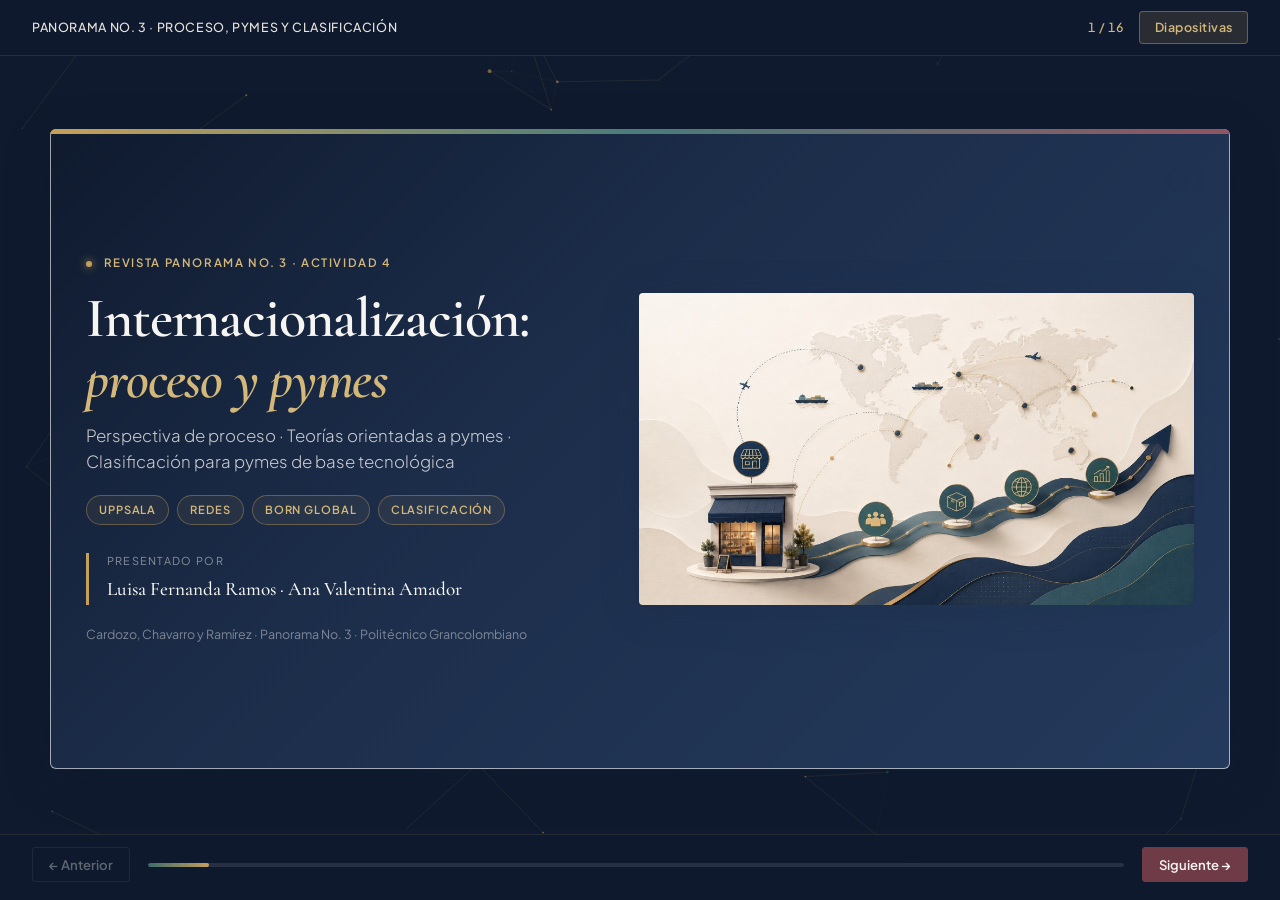
<file: index.html>
<!DOCTYPE html>
<html lang="es">
<head>
  <meta charset="UTF-8">
  <meta name="viewport" content="width=device-width, initial-scale=1.0">
  <title>Internacionalización: proceso y pymes — Presentación</title>
  <link rel="preconnect" href="https://fonts.googleapis.com">
  <link rel="preconnect" href="https://fonts.gstatic.com" crossorigin>
  <link href="https://fonts.googleapis.com/css2?family=Cormorant+Garamond:ital,wght@0,500;0,600;0,700;1,500&family=Plus+Jakarta+Sans:wght@300;400;500;600;700&display=swap" rel="stylesheet">
  <link rel="stylesheet" href="styles.css">
</head>
<body>
  <canvas id="particlesCanvas" class="particles-canvas" aria-hidden="true"></canvas>

  <div class="presentation" id="presentation">
    <header class="top-bar">
      <span class="top-bar__brand">Panorama No. 3 · Proceso, pymes y clasificación</span>
      <div class="top-bar__actions">
        <span class="top-bar__counter"><span id="currentSlide">1</span> / <span id="totalSlides">16</span></span>
        <button type="button" class="btn-slides-picker" id="btnSlidesPicker" aria-expanded="false" aria-controls="slidesPicker">
          Diapositivas
        </button>
      </div>
    </header>

    <div class="slides-picker" id="slidesPicker" role="dialog" aria-modal="true" aria-labelledby="slidesPickerTitle" hidden>
      <div class="slides-picker__backdrop" id="slidesPickerBackdrop"></div>
      <div class="slides-picker__panel">
        <header class="slides-picker__header">
          <h2 class="slides-picker__title" id="slidesPickerTitle">Ir a diapositiva</h2>
          <button type="button" class="slides-picker__close" id="slidesPickerClose" aria-label="Cerrar">×</button>
        </header>
        <ul class="slides-picker__list" id="slidesPickerList"></ul>
      </div>
    </div>

    <main class="stage">
      <div class="book" id="book">

        <!-- 1 Portada -->
        <section class="slide slide--cover active" data-slide="1" data-nav-title="Portada">
          <span class="slide-watermark">01</span>
          <div class="slide__inner slide__inner--cover">
            <div class="cover-content">
              <p class="eyebrow"><span class="pulse-dot"></span> Revista Panorama No. 3 · Actividad 4</p>
              <h1 class="title-main">Internacionalización:<br><em>proceso y pymes</em></h1>
              <p class="subtitle">Perspectiva de proceso · Teorías orientadas a pymes · Clasificación para pymes de base tecnológica</p>
              <div class="cover-pills">
                <span class="pill">Uppsala</span>
                <span class="pill">Redes</span>
                <span class="pill">Born global</span>
                <span class="pill">Clasificación</span>
              </div>
              <div class="authors-block">
                <p class="authors-label">Presentado por</p>
                <p class="authors-names">Luisa Fernanda Ramos · Ana Valentina Amador</p>
              </div>
              <p class="source-note">Cardozo, Chavarro y Ramírez · Panorama No. 3 · Politécnico Grancolombiano</p>
            </div>
            <div class="cover-visual">
              <div class="visual-glow"></div>
              <img src="images/slide-01.png" alt="Trayectoria de internacionalización" class="slide-img slide-img--hero">
            </div>
          </div>
        </section>

        <!-- 2 Contenido -->
        <section class="slide" data-slide="2" data-nav-title="Contenido">
          <span class="slide-watermark">02</span>
          <div class="slide__inner slide-layout">
            <div class="slide-main">
              <h2 class="slide-title">Contenido del documento</h2>
              <p class="lead">Extracto: internacionalización desde la <strong>perspectiva de proceso</strong>, teorías orientadas a <strong>pymes</strong> y <strong>propuesta de clasificación</strong> para pymes de base tecnológica (Panorama No. 3).</p>
              <div class="agenda-grid">
                <article class="agenda-card">
                  <span class="agenda-num">2</span>
                  <h3>Perspectiva de proceso</h3>
                  <p>Uppsala, innovación, planeación sistémica, ciclo de vida del producto (Vernon)</p>
                </article>
                <article class="agenda-card">
                  <span class="agenda-num">3</span>
                  <h3>Teorías para pymes</h3>
                  <p>Redes, born global, fases y procesos, enfoque estratégico</p>
                </article>
                <article class="agenda-card">
                  <span class="agenda-num">4</span>
                  <h3>Clasificación propuesta</h3>
                  <p>Teorías pioneras y de segunda generación</p>
                </article>
              </div>
              <p class="footnote">Fuente: Cardozo, Chavarro y Ramírez · Revista Panorama No. 3</p>
            </div>
            <aside class="slide-aside">
              <img src="images/slide-10.png" alt="Etapas de internacionalización" class="slide-img">
              <p class="aside-caption">Compromiso incremental y aprendizaje</p>
            </aside>
          </div>
        </section>

        <!-- 3 Perspectiva de proceso -->
        <section class="slide" data-slide="3" data-nav-title="Perspectiva de proceso">
          <span class="slide-watermark">03</span>
          <div class="slide__inner slide-layout">
            <div class="slide-main">
              <h2 class="slide-title">2. Internacionalización desde la perspectiva de proceso</h2>
              <p class="lead">Las teorías de esta categoría entienden la internacionalización como <strong>compromiso incremental de aprendizaje</strong>, basado en acumulación de conocimientos y en el incremento de recursos comprometidos en mercados exteriores.</p>
              <ul class="bullet-list bullet-list--dense">
                <li><span class="tip" data-tip-title="Aprendizaje" data-detail="Experiencia y experimentación guían el paso de empresas estrictamente nacionales a internacionales (Johanson y Wiedersheim-Paul, 1975; Vernon, 1966).">Experiencia y experimentación</span></li>
                <li><span class="tip" data-tip-title="Recursos" data-detail="A medida que la empresa aprende sobre un mercado exterior, incrementa gradualmente los recursos que compromete en él.">Compromiso incremental de recursos</span></li>
                <li><span class="tip" data-tip-title="Preparación" data-detail="El modelo indica cuándo la empresa está preparada para dar los distintos pasos que la llevan a un grado más alto de internacionalización (Rialp y Rialp, 2001).">Pasos graduales hacia mayor internacionalización</span></li>
              </ul>
            </div>
            <aside class="slide-aside">
              <img src="images/slide-06.png" alt="Proceso de expansión" class="slide-img">
              <blockquote class="aside-quote">De empresa nacional a internacional mediante aprendizaje acumulado en cada mercado.</blockquote>
            </aside>
          </div>
        </section>

        <!-- 4 Uppsala -->
        <section class="slide" data-slide="4" data-nav-title="Modelo Uppsala">
          <span class="slide-watermark">04</span>
          <div class="slide__inner slide-layout slide-layout--reverse">
            <aside class="slide-aside">
              <img src="images/slide-03.png" alt="Cadena de establecimiento" class="slide-img">
            </aside>
            <div class="slide-main">
              <h2 class="slide-title">2.1. El modelo Uppsala (Escuela nórdica)</h2>
              <p class="text-block">La empresa incrementa gradualmente los recursos comprometidos en un país a medida que adquiere experiencia en ese mercado. La actividad exterior sigue etapas sucesivas con mayor implicación internacional (Rialp, 1999).</p>
              <h3 class="section-label">Cadena de establecimiento (cuatro etapas)</h3>
              <ol class="numbered-list numbered-list--compact">
                <li>Actividades esporádicas o no regulares de exportación</li>
                <li>Exportaciones a través de representantes independientes</li>
                <li>Establecimiento de una sucursal comercial en el país extranjero</li>
                <li>Establecimiento de unidades productivas en el país extranjero</li>
              </ol>
              <p class="footnote">Johanson y Vahlne (1990): conocimiento del mercado y asignación de recursos indican mayor participación en mercados exteriores.</p>
            </div>
          </div>
        </section>

        <!-- 5 Uppsala excepciones -->
        <section class="slide" data-slide="5" data-nav-title="Uppsala: excepciones">
          <span class="slide-watermark">05</span>
          <div class="slide__inner slide-layout">
            <div class="slide-main">
              <h2 class="slide-title">Uppsala: distancia psicológica y excepciones</h2>
              <div class="theory-card theory-card--wide">
                <h3>Distancia psicológica</h3>
                <p>Factores que impiden u obstaculizan los flujos de información entre empresa y mercado: diferencias lingüísticas, culturales, políticas, educativas o de desarrollo industrial. La entrada exterior tendería a producirse por el mercado país más próximo al de origen (Johanson y Wiedersheim-Paul, 1975).</p>
              </div>
              <h3 class="section-label">Tres excepciones al fenómeno gradual</h3>
              <div class="process-cards">
                <article class="process-card">
                  <h3>Recursos abundantes</h3>
                  <p>Grandes empresas o con exceso de recursos realizan avances más significativos; las consecuencias de nuevos compromisos son menores.</p>
                </article>
                <article class="process-card">
                  <h3>Mercados estables</h3>
                  <p>Condiciones estables y homogéneas facilitan adquirir conocimiento por medios distintos a la experiencia propia.</p>
                </article>
                <article class="process-card">
                  <h3>Experiencia transferible</h3>
                  <p>Experiencia en mercados similares permite replicar aprendizaje en un nuevo mercado de características parecidas.</p>
                </article>
              </div>
            </div>
            <aside class="slide-aside">
              <img src="images/slide-07.png" alt="Mercados y distancia" class="slide-img">
            </aside>
          </div>
        </section>

        <!-- 6 Innovación -->
        <section class="slide" data-slide="6" data-nav-title="Modelo de innovación">
          <span class="slide-watermark">06</span>
          <div class="slide__inner slide-layout slide-layout--reverse">
            <aside class="slide-aside">
              <img src="images/slide-15.png" alt="Innovación exportadora" class="slide-img">
            </aside>
            <div class="slide-main">
              <h2 class="slide-title">2.2. El modelo de innovación</h2>
              <p class="lead">Paralelo al enfoque escandinavo (EE.UU.): la internacionalización es un <strong>proceso de innovación empresarial</strong>, básica para pymes (Bilkey y Tesar, 1977; Cavusgil, 1980; Reid, 1981; Czinkota, 1982).</p>
              <p class="text-block"><span class="tip" data-tip-title="Innovación e internacionalización" data-detail="Incrementar el compromiso internacional se asimila a realizar innovaciones; decisiones creativas y deliberadas bajo incertidumbre, con papel central de los directivos.">Relación internacionalización–innovación: decisiones acumulativas condicionadas por el pasado y el futuro.</span></p>
              <h3 class="section-label">Etapas de desarrollo de la actividad internacional</h3>
              <div class="steps steps--compact">
                <div class="step"><span>1</span> Mercado doméstico</div>
                <div class="step"><span>2</span> Preexportadora</div>
                <div class="step"><span>3</span> Exportadora experimental</div>
                <div class="step"><span>4</span> Exportadora activa</div>
                <div class="step"><span>5</span> Exportadora comprometida</div>
              </div>
            </div>
          </div>
        </section>

        <!-- 7 Planeación y Vernon -->
        <section class="slide" data-slide="7" data-nav-title="Planeación y Vernon">
          <span class="slide-watermark">07</span>
          <div class="slide__inner">
            <h2 class="slide-title">2.3 Planeación sistémica · 2.4 Ciclo de vida del producto</h2>
            <div class="two-col two-col--balanced">
              <div>
                <h3 class="section-label">2.3. Modelo de planeación sistémica</h3>
                <p class="text-block">Supuesto de perfecta racionalidad. Miller (1993), citado por Li, Li y Dalgic (2004): diez pasos. Root (1994): secuencia de cinco pasos:</p>
                <ol class="compact-list compact-list--ordered">
                  <li>Medición de oportunidades de mercado</li>
                  <li>Planteamiento de objetivos</li>
                  <li>Selección del modo de entrada</li>
                  <li>Formulación del plan de mercadeo</li>
                  <li>Ejecución</li>
                </ol>
              </div>
              <div>
                <h3 class="section-label">2.4. Vernon (1966)</h3>
                <p class="text-block">Enlace entre teoría del comercio internacional y comportamiento de la firma (Melin, 1992). Cuatro etapas:</p>
                <ol class="compact-list compact-list--ordered">
                  <li><strong>Introducción:</strong> fabricación en país de origen; posible exportación a países industrializados</li>
                  <li><strong>Crecimiento:</strong> mayor exportación e inversión en plantas en países de demanda en expansión</li>
                  <li><strong>Madurez:</strong> producto estandarizado; fabricación hacia países con mano de obra más barata</li>
                  <li><strong>Declive:</strong> demanda en origen casi inexistente; fabricación abandona el país de origen</li>
                </ol>
              </div>
            </div>
            <p class="footnote">Vernon: primeras actividades de valor agregado en país de origen; luego exportación a países de demanda similar; con estandarización y madurez priorizan minimizar costes; cuando la demanda es inelástica y crece el exterior, atrae localizar valor agregado fuera del origen (puede acelerarse por barreras comerciales o expectativa de competidores).</p>
          </div>
        </section>

        <!-- 8 Redes I -->
        <section class="slide" data-slide="8" data-nav-title="Teoría de redes (I)">
          <span class="slide-watermark">08</span>
          <div class="slide__inner slide-layout">
            <div class="slide-main">
              <h2 class="slide-title">3. Teorías orientadas a la internacionalización de pymes</h2>
              <h3 class="section-label">3.1. Teoría de redes</h3>
              <p class="lead">Explican la internacionalización como desarrollo lógico de las <strong>redes organizativas y sociales</strong> de las empresas.</p>
              <p class="footnote">Nota del autor (PDF): el I-Model, aunque clasificado en proceso, es por definición un modelo orientado a describir la internacionalización de pymes.</p>
              <ul class="bullet-list bullet-list--dense">
                <li><span class="tip" data-tip-title="Johanson y Mattson" data-detail="La entrada en mercados exteriores es función de interacciones interorganizativas entre empresas locales y sus redes internacionales (1988).">Oportunidades vía red de contactos internacionales</span></li>
                <li><span class="tip" data-tip-title="Ellis, 2000" data-detail="Las relaciones sociales del decisor influyen al buscar información sobre mercados particulares.">Relaciones sociales del decisor</span></li>
                <li>Viajes al exterior y migración estimulan percepción de oportunidades; contactos en el exterior facilitan exportar</li>
                <li>Preferencia por comerciante intermediario (mayor compromiso y riesgo) antes que agente en comisión</li>
              </ul>
            </div>
            <aside class="slide-aside">
              <img src="images/slide-14.png" alt="Red global" class="slide-img">
            </aside>
          </div>
        </section>

        <!-- 9 Redes II -->
        <section class="slide" data-slide="9" data-nav-title="Teoría de redes (II)">
          <span class="slide-watermark">09</span>
          <div class="slide__inner">
            <h2 class="slide-title">Redes: dinámica y tipos de empresa</h2>
            <div class="two-col">
              <div>
                <h3 class="section-label">Evolución al internacionalizarse</h3>
                <ol class="numbered-list numbered-list--compact">
                  <li>Relaciones con socios en países nuevos (extensión internacional)</li>
                  <li>Mayor compromiso en redes ya establecidas (penetración)</li>
                  <li>Integración de posiciones en redes entre países</li>
                </ol>
                <p class="text-block">Red nacional (<em>national net</em>) y red de producción (<em>production net</em>) — Johanson y Mattson (1988).</p>
              </div>
              <div>
                <h3 class="section-label">Cuatro categorías de empresas internacionales</h3>
                <ul class="compact-list">
                  <li>Empresa iniciadora</li>
                  <li>Empresa rezagada</li>
                  <li>Empresa solitaria</li>
                  <li>Empresa internacional</li>
                </ul>
                <p class="footnote">Tamaño y diversidad de la red (Aldrich y Zimmer, 1986; Weimann, 1989). Sistemas no jerárquicos e intercambio social (Rialp y Rialp, 2001). Clientes, distribuidores, competidores y gobierno en la red de negocio.</p>
              </div>
            </div>
          </div>
        </section>

        <!-- 10 Born global I -->
        <section class="slide" data-slide="10" data-nav-title="Born global (I)">
          <span class="slide-watermark">10</span>
          <div class="slide__inner slide-layout slide-layout--reverse">
            <aside class="slide-aside slide-aside--wide">
              <img src="images/slide-13.png" alt="Mercado global" class="slide-img">
            </aside>
            <div class="slide-main">
              <h2 class="slide-title">3.2. Teoría de las born global</h2>
              <p class="lead">Empresas internacionales de reciente creación con enfoque global desde su creación, o que se internacionalizan en los <strong>dos primeros años</strong> (Knight y Cavusgil, 1996; Madsen y Servais, 1997; Fillis, 2000).</p>
              <h3 class="section-label">Tres factores (Madsen y Servais, 1997)</h3>
              <div class="gen-cards">
                <article class="gen-card">
                  <span class="gen-label">1</span>
                  <h3>Nuevas condiciones del mercado</h3>
                  <p>Especialización, nichos, demanda doméstica insuficiente para tamaño mínimo eficiente</p>
                </article>
                <article class="gen-card">
                  <span class="gen-label">2</span>
                  <h3>Cambios tecnológicos</h3>
                  <p>Producción, transporte y comunicación</p>
                </article>
                <article class="gen-card gen-card--accent">
                  <span class="gen-label">3</span>
                  <h3>Capacidades humanas</h3>
                  <p>Incluye al emprendedor fundador</p>
                </article>
              </div>
            </div>
          </div>
        </section>

        <!-- 11 Born global II -->
        <section class="slide" data-slide="11" data-nav-title="Born global (II)">
          <span class="slide-watermark">11</span>
          <div class="slide__inner slide-layout">
            <div class="slide-main">
              <h2 class="slide-title">Born global: consecuencias y evidencia</h2>
              <ul class="bullet-list bullet-list--dense">
                <li>Menores costes de comunicación y transporte; acceso a TIC; mayor integración regional</li>
                <li>Alta tecnología y artesanías (Fillis, 2001): productos innovadores en mercados mundiales; suministro global</li>
                <li><span class="tip" data-tip-title="Fillis, 2001" data-detail="Visión global, enfoque centrado en negocios, reconocer oportunidades tecnológicas; saltar etapas intermedias.">Saltar etapas típicas para ser competidor global en corto plazo</span></li>
                <li><span class="tip" data-tip-title="Knight y Cavusgil" data-detail="Contradicen la teoría gradualista: pymes tecnológicas en mercados internacionales desde los primeros días.">Evidencia empírica frente al gradualismo</span></li>
                <li>Experiencia, ambición y motivación del fundador-directivo (Madsen y Servais, 1997); modelo marco para investigación futura</li>
              </ul>
              <p class="footnote">Analizar interconexiones, gobierno corporativo, comité ejecutivo, redes; naturaleza del producto y demanda internacional según nivel tecnológico de la empresa.</p>
            </div>
            <aside class="slide-aside">
              <img src="images/slide-08.png" alt="Alcance global" class="slide-img">
            </aside>
          </div>
        </section>

        <!-- 12 Fases y estratégico -->
        <section class="slide" data-slide="12" data-nav-title="Fases y enfoque estratégico">
          <span class="slide-watermark">12</span>
          <div class="slide__inner">
            <h2 class="slide-title">3.3 Fases y procesos · 3.4 Enfoque estratégico</h2>
            <div class="two-col two-col--balanced">
              <div>
                <h3 class="section-label">3.3. Enfoque de fases, procesos y ciclo de vida</h3>
                <p class="text-block">Chen H. y Y. Huang (2004) — cuatro maneras de proceso coherente:</p>
                <ol class="compact-list compact-list--ordered">
                  <li>Alianzas de servicios después de la venta</li>
                  <li>Alianzas para distribución de productos</li>
                  <li>Alianzas para desarrollar productos</li>
                  <li>Alianzas para canales al menudeo (mercados globales y locales)</li>
                </ol>
                <p class="footnote">Park y Bae (2004): velocidad según condiciones iniciales. Prasad (1999): muchas empresas globales en segunda fase. Ley de efecto de la proporción: grandes crecen más rápido; algunas saltan fases.</p>
              </div>
              <div>
                <h3 class="section-label">3.4. Enfoque estratégico — Exportaciones</h3>
                <ul class="compact-list">
                  <li>Microempresas: exportación <strong>reactiva</strong>; medianas: otro patrón (Westhead, Wright, Ucbasaran, 2002)</li>
                  <li>Modelo competitivo condiciona internacionalización (Wolff y Pett, 2000)</li>
                  <li>España: canales independientes; modos según empresa (Rialp, Axinn, Thach, 2002)</li>
                  <li>Políticas: apoyo a fundadores que buscan internacionalizarse (Westhead et al., 2001)</li>
                </ul>
              </div>
            </div>
          </div>
        </section>

        <!-- 13 JV y familiares -->
        <section class="slide" data-slide="13" data-nav-title="Alianzas y empresas familiares">
          <span class="slide-watermark">13</span>
          <div class="slide__inner slide-layout slide-layout--reverse">
            <aside class="slide-aside">
              <img src="images/slide-09.png" alt="Alianzas estratégicas" class="slide-img">
            </aside>
            <div class="slide-main">
              <h2 class="slide-title">Joint ventures, flexibilidad y empresas familiares</h2>
              <div class="reco-grid">
                <div class="reco-item"><span class="reco-icon">JV</span><p><strong>Joint ventures y alianzas estratégicas:</strong> estrategia de entrada para pymes con recursos y conocimiento limitados (Kirby y Kaiser, 2003).</p></div>
                <div class="reco-item"><span class="reco-icon">PY</span><p>Pequeñas empresas: aproximación más flexible que las medianas en dimensiones de internacionalización (Kalantaridis, 2004).</p></div>
                <div class="reco-item"><span class="reco-icon">FA</span><p>Empresas familiares: expansión más segura cuando la familia se involucra activamente (Zahra, 2003).</p></div>
                <div class="reco-item"><span class="reco-icon">EM</span><p>Emprendimiento corporativo: propiedad, tamaño, edad, orientación al cliente (Luo, Zhou, Liu, 2005).</p></div>
              </div>
            </div>
          </div>
        </section>

        <!-- 14 Teorías pioneras -->
        <section class="slide" data-slide="14" data-nav-title="Teorías pioneras">
          <span class="slide-watermark">14</span>
          <div class="slide__inner slide-layout">
            <div class="slide-main">
              <h2 class="slide-title">4. Clasificación para pymes de base tecnológica</h2>
              <h3 class="section-label">4.1. Teorías pioneras (década de los 70)</h3>
              <p class="lead">Modelos de <strong>conocimiento y aprendizaje experiencial</strong>:</p>
              <div class="concept-row">
                <span class="concept-chip">Modelo Uppsala (U-Model)</span>
                <span class="concept-chip">Planeación sistémica</span>
                <span class="concept-chip">Perspectiva de contingencia</span>
              </div>
              <ul class="bullet-list bullet-list--dense">
                <li>Procesos determinados por entorno operativo y estructura de la industria</li>
                <li><span class="tip" data-tip-title="Incremental acelerada" data-detail="Mercados de alta tecnología y firmas nacidas globales adoptan procesos más rápidos (Li, Li y Dalgic, 2004).">Internacionalización incremental acelerada en alta tecnología</span></li>
                <li>Evolución bibliográfica: costos → mezcla de teorías → redes de trabajo</li>
                <li>Restricciones: gerencia, transición familiar–profesional (Jones, 1999); muchas pymes solo exportan gradualmente</li>
              </ul>
              <blockquote class="highlight-quote">¿Pero cómo se puede explicar este fenómeno? — El documento presenta las teorías de segunda generación.</blockquote>
            </div>
            <aside class="slide-aside">
              <img src="images/slide-05.png" alt="Aprendizaje experiencial" class="slide-img">
            </aside>
          </div>
        </section>

        <!-- 15 Segunda generación -->
        <section class="slide" data-slide="15" data-nav-title="Segunda generación">
          <span class="slide-watermark">15</span>
          <div class="slide__inner">
            <h2 class="slide-title">4.2. Teorías de segunda generación</h2>
            <p class="lead">Secuencia <strong>sistemática y planeada</strong> de actividades; uso incremental de información para incursión en mercados internacionales y evolución de prácticas administrativas en cada etapa.</p>
            <p class="text-block">El texto indica: <em>«Entre estos modelos se encuentran:»</em> (el extracto PDF de 8 páginas concluye aquí; la lista completa continúa en el artículo impreso de Panorama No. 3).</p>
            <div class="synthesis-grid">
              <div class="synth-card">
                <h3>Complemento</h3>
                <p>Las pioneras fueron complementadas por enfoques para empresas con mentalidad global e incertidumbre alta</p>
              </div>
              <div class="synth-card">
                <h3>Transición</h3>
                <p>De estructura de costos a modelos integradores y perspectivas en redes</p>
              </div>
              <div class="synth-card">
                <h3>Pregunta</h3>
                <p>¿Cómo explicar born global y alta tecnología si muchas pymes solo internacionalizan exportaciones gradualmente?</p>
              </div>
            </div>
          </div>
        </section>

        <!-- 16 Cierre -->
        <section class="slide slide--closing" data-slide="16" data-nav-title="Cierre">
          <span class="slide-watermark slide-watermark--light">16</span>
          <div class="slide__inner slide__inner--closing">
            <div class="closing-content">
              <p class="eyebrow eyebrow--light"><span class="pulse-dot"></span> Panorama No. 3 · Proceso y pymes</p>
              <h2 class="closing-title">Proceso, redes<br>y clasificación</h2>
              <blockquote class="closing-quote">La internacionalización de pymes combina aprendizaje incremental, innovación, redes, born global y estrategias flexibles — según el marco teórico del documento.</blockquote>
              <div class="closing-authors">
                <p class="closing-names">Luisa Fernanda Ramos · Ana Valentina Amador</p>
                <p class="closing-thanks">Gracias por su atención</p>
              </div>
            </div>
            <div class="closing-visual">
              <div class="visual-glow visual-glow--gold"></div>
              <img src="images/slide-11.png" alt="Expansión internacional" class="slide-img slide-img--hero">
            </div>
          </div>
        </section>

      </div>
    </main>

    <nav class="controls" aria-label="Navegación">
      <button type="button" class="btn-nav" id="btnPrev" aria-label="Anterior">← Anterior</button>
      <div class="progress-track" role="progressbar" aria-valuemin="1" aria-valuemax="16" aria-valuenow="1" id="progressBar">
        <div class="progress-fill" id="progressFill"></div>
      </div>
      <button type="button" class="btn-nav btn-nav--primary" id="btnNext" aria-label="Siguiente">Siguiente →</button>
    </nav>

    <div class="tooltip tooltip--bottom" id="tooltip" role="tooltip" hidden>
      <p class="tooltip__title" id="tooltipTitle" hidden></p>
      <p class="tooltip__text" id="tooltipText"></p>
    </div>
  </div>

  <script src="particles.js"></script>
  <script src="script.js"></script>
</body>
</html>
</file>
<file: styles.css>
/* ===== Variables empresariales ===== */
:root {
  --navy: #1c2d4a;
  --navy-deep: #0f1a2e;
  --navy-mid: #243a5c;
  --slate: #4a5f7a;
  --slate-light: #6b7f96;
  --cream: #f7f5f1;
  --cream-dark: #e8e4dc;
  --burgundy: #6e3b47;
  --burgundy-soft: #8f5562;
  --teal: #3d6b6a;
  --teal-soft: #4a7c7a;
  --gold: #c5a059;
  --gold-light: #d4b87a;
  --white: #ffffff;
  --shadow: rgba(15, 26, 46, 0.1);
  --shadow-deep: rgba(15, 26, 46, 0.22);
  --font-display: "Cormorant Garamond", Georgia, serif;
  --font-body: "Plus Jakarta Sans", system-ui, sans-serif;
  --glass: rgba(255, 255, 255, 0.72);
  --glass-border: rgba(28, 45, 74, 0.08);
  --slide-radius: 6px;
  --transition-page: 0.85s cubic-bezier(0.4, 0, 0.2, 1);
}

*, *::before, *::after {
  box-sizing: border-box;
  margin: 0;
  padding: 0;
}

html, body {
  height: 100%;
  overflow: hidden;
}

body {
  font-family: var(--font-body);
  font-size: 16px;
  font-weight: 400;
  line-height: 1.55;
  color: var(--navy);
  background: var(--navy-deep);
  -webkit-font-smoothing: antialiased;
}

/* ===== Partículas de fondo ===== */
.particles-canvas {
  position: fixed;
  inset: 0;
  z-index: 0;
  pointer-events: none;
}

.presentation {
  position: relative;
  z-index: 1;
  display: flex;
  flex-direction: column;
  height: 100vh;
  max-height: 100dvh;
}

.top-bar {
  display: flex;
  justify-content: space-between;
  align-items: center;
  padding: 0.7rem 2rem;
  background: rgba(15, 26, 46, 0.92);
  backdrop-filter: blur(8px);
  color: var(--cream-dark);
  font-size: 0.78rem;
  font-weight: 500;
  letter-spacing: 0.05em;
  text-transform: uppercase;
  flex-shrink: 0;
  border-bottom: 1px solid rgba(197, 160, 89, 0.15);
}

.top-bar__actions {
  display: flex;
  align-items: center;
  gap: 1rem;
}

.top-bar__counter {
  color: var(--gold-light);
  font-variant-numeric: tabular-nums;
}

.btn-slides-picker {
  font-family: var(--font-body);
  font-size: 0.78rem;
  font-weight: 600;
  letter-spacing: 0.04em;
  padding: 0.45rem 0.9rem;
  background: rgba(197, 160, 89, 0.15);
  color: var(--gold-light);
  border: 1px solid rgba(197, 160, 89, 0.45);
  border-radius: 4px;
  cursor: pointer;
  transition: background 0.2s, border-color 0.2s, color 0.2s;
  white-space: nowrap;
}

.btn-slides-picker:hover,
.btn-slides-picker[aria-expanded="true"] {
  background: var(--gold);
  color: var(--navy-deep);
  border-color: var(--gold);
}

/* ===== Selector de diapositivas ===== */
.slides-picker {
  position: fixed;
  inset: 0;
  z-index: 3000;
  display: flex;
  align-items: flex-start;
  justify-content: flex-end;
  padding: 3.5rem 1.5rem 1.5rem;
  pointer-events: none;
}

.slides-picker:not([hidden]) {
  pointer-events: auto;
}

.slides-picker__backdrop {
  position: absolute;
  inset: 0;
  background: rgba(15, 26, 46, 0.55);
  backdrop-filter: blur(4px);
  opacity: 0;
  transition: opacity 0.25s ease;
}

.slides-picker.is-open .slides-picker__backdrop {
  opacity: 1;
}

.slides-picker__panel {
  position: relative;
  width: min(360px, 92vw);
  max-height: min(70vh, 520px);
  background: var(--cream);
  border-radius: 8px;
  box-shadow: 0 20px 60px var(--shadow-deep);
  border: 1px solid var(--cream-dark);
  display: flex;
  flex-direction: column;
  overflow: hidden;
  transform: translateX(16px) scale(0.98);
  opacity: 0;
  transition: transform 0.28s cubic-bezier(0.4, 0, 0.2, 1), opacity 0.28s ease;
}

.slides-picker.is-open .slides-picker__panel {
  transform: translateX(0) scale(1);
  opacity: 1;
}

.slides-picker__header {
  display: flex;
  align-items: center;
  justify-content: space-between;
  padding: 0.85rem 1rem;
  background: var(--navy);
  color: var(--cream);
  flex-shrink: 0;
}

.slides-picker__title {
  font-family: var(--font-display);
  font-size: 1.1rem;
  font-weight: 600;
}

.slides-picker__close {
  width: 2rem;
  height: 2rem;
  display: flex;
  align-items: center;
  justify-content: center;
  font-size: 1.35rem;
  line-height: 1;
  background: transparent;
  border: none;
  color: var(--cream);
  cursor: pointer;
  border-radius: 4px;
  transition: background 0.2s;
}

.slides-picker__close:hover {
  background: rgba(255, 255, 255, 0.12);
}

.slides-picker__list {
  list-style: none;
  overflow-y: auto;
  padding: 0.5rem;
  flex: 1;
  scrollbar-width: thin;
  scrollbar-color: var(--gold) transparent;
}

.slides-picker__item {
  margin-bottom: 0.25rem;
}

.slides-picker__btn {
  width: 100%;
  display: flex;
  align-items: center;
  gap: 0.85rem;
  padding: 0.6rem 0.75rem;
  text-align: left;
  font-family: var(--font-body);
  font-size: 0.88rem;
  color: var(--navy);
  background: transparent;
  border: 1px solid transparent;
  border-radius: 5px;
  cursor: pointer;
  transition: background 0.15s, border-color 0.15s;
}

.slides-picker__btn:hover {
  background: rgba(28, 45, 74, 0.06);
  border-color: var(--cream-dark);
}

.slides-picker__btn.is-current {
  background: rgba(61, 107, 106, 0.12);
  border-color: var(--teal);
  font-weight: 600;
}

.slides-picker__num {
  flex-shrink: 0;
  width: 1.75rem;
  height: 1.75rem;
  display: flex;
  align-items: center;
  justify-content: center;
  font-size: 0.75rem;
  font-weight: 700;
  background: var(--navy);
  color: var(--gold-light);
  border-radius: 4px;
  font-variant-numeric: tabular-nums;
}

.slides-picker__btn.is-current .slides-picker__num {
  background: var(--teal);
  color: var(--cream);
}

.slides-picker__label {
  line-height: 1.35;
}

.stage {
  flex: 1;
  display: flex;
  align-items: center;
  justify-content: center;
  padding: 1.25rem 2rem 0.75rem;
  perspective: 2400px;
  overflow: hidden;
}

.book {
  position: relative;
  width: min(1180px, 94vw);
  height: min(640px, calc(100vh - 130px));
  transform-style: preserve-3d;
}

/* ===== Slides base ===== */
.slide {
  position: absolute;
  inset: 0;
  background: linear-gradient(165deg, var(--cream) 0%, #f0ede8 100%);
  border-radius: var(--slide-radius);
  box-shadow: 0 12px 48px var(--shadow-deep), 0 0 0 1px rgba(255, 255, 255, 0.6) inset;
  overflow: hidden;
  backface-visibility: hidden;
  transform-origin: left center;
  opacity: 0;
  visibility: hidden;
  pointer-events: none;
  transform: rotateY(88deg);
  transition: transform var(--transition-page), opacity 0.4s ease, visibility 0s linear var(--transition-page);
}

.slide.active {
  opacity: 1;
  visibility: visible;
  pointer-events: auto;
  transform: rotateY(0deg);
  z-index: 10;
  transition: transform var(--transition-page), opacity 0.35s ease 0.08s, visibility 0s;
}

.slide.leaving-forward {
  transform: rotateY(-92deg);
  opacity: 0;
  z-index: 5;
  visibility: visible;
  pointer-events: none;
}

.slide.leaving-back {
  transform: rotateY(92deg);
  opacity: 0;
  z-index: 5;
  visibility: visible;
  pointer-events: none;
}

.slide.entering-forward {
  transform: rotateY(92deg);
  opacity: 0;
  visibility: visible;
  z-index: 8;
}

.slide.entering-back {
  transform: rotateY(-92deg);
  opacity: 0;
  visibility: visible;
  z-index: 8;
}

.slide.entering-forward.active,
.slide.entering-back.active {
  transform: rotateY(0deg);
  opacity: 1;
}

.slide::before {
  content: "";
  position: absolute;
  top: 0;
  left: 0;
  right: 0;
  height: 4px;
  background: linear-gradient(90deg, var(--burgundy), var(--gold) 45%, var(--teal) 80%, var(--navy));
  z-index: 2;
}

.slide-watermark {
  position: absolute;
  top: 1rem;
  right: 1.25rem;
  font-family: var(--font-display);
  font-size: 3.5rem;
  font-weight: 700;
  color: rgba(28, 45, 74, 0.04);
  line-height: 1;
  pointer-events: none;
  z-index: 1;
}

.slide-watermark--light {
  color: rgba(255, 255, 255, 0.06);
}

.slide__inner {
  height: 100%;
  padding: 1.75rem 2rem 1.5rem;
  position: relative;
  z-index: 2;
  overflow-y: auto;
  overflow-x: hidden;
  scrollbar-width: thin;
  scrollbar-color: var(--gold) transparent;
}

.slide__inner::-webkit-scrollbar { width: 4px; }
.slide__inner::-webkit-scrollbar-thumb { background: var(--gold); border-radius: 2px; }

/* ===== Layout dos columnas ===== */
.slide-layout {
  display: grid;
  grid-template-columns: 1fr 38%;
  gap: 1.5rem;
  align-items: stretch;
  height: 100%;
  padding: 1.75rem 1.75rem 1.5rem;
}

.slide-layout--reverse {
  grid-template-columns: 36% 1fr;
}

.slide-layout--reverse .slide-aside { order: -1; }

.slide-main {
  min-width: 0;
  display: flex;
  flex-direction: column;
}

.slide-main--wide {
  grid-column: span 1;
}

.slide-aside {
  display: flex;
  flex-direction: column;
  align-items: center;
  justify-content: center;
  gap: 0.65rem;
  padding: 0.65rem;
  background: var(--glass);
  backdrop-filter: blur(12px);
  border-radius: var(--slide-radius);
  border: 1px solid var(--glass-border);
  box-shadow: 0 4px 24px rgba(15, 26, 46, 0.06);
}

.aside-quote {
  font-family: var(--font-display);
  font-size: 0.88rem;
  font-style: italic;
  color: var(--burgundy);
  text-align: center;
  line-height: 1.45;
  padding: 0.5rem;
  border-top: 1px solid var(--cream-dark);
  margin-top: 0.25rem;
}

.hint-bar {
  margin-top: 0.75rem;
  font-size: 0.72rem;
  color: var(--slate-light);
  padding: 0.4rem 0.65rem;
  background: rgba(197, 160, 89, 0.1);
  border-radius: 3px;
  border-left: 2px solid var(--gold);
}

.slide-aside--wide { padding: 0.35rem; }
.slide-aside--narrow { max-width: 100%; }

.slide-img {
  width: 100%;
  height: auto;
  max-height: 100%;
  object-fit: contain;
  border-radius: 4px;
  filter: drop-shadow(0 6px 20px rgba(15, 26, 46, 0.12));
}

.slide-img--hero {
  max-height: 420px;
}

.slide-img--compact {
  max-height: 200px;
}

.aside-caption {
  font-size: 0.75rem;
  color: var(--slate-light);
  text-align: center;
  font-style: italic;
  line-height: 1.4;
}

.aside-tags {
  display: flex;
  flex-wrap: wrap;
  gap: 0.4rem;
  justify-content: center;
}

.aside-tags span {
  font-size: 0.68rem;
  font-weight: 600;
  text-transform: uppercase;
  letter-spacing: 0.06em;
  padding: 0.25rem 0.55rem;
  background: var(--navy);
  color: var(--gold-light);
  border-radius: 2px;
}

/* ===== Portada innovadora ===== */
.slide--cover {
  background: linear-gradient(135deg, var(--navy-deep) 0%, var(--navy) 40%, var(--navy-mid) 100%);
  color: var(--cream);
}

.slide--cover::before {
  height: 5px;
  background: linear-gradient(90deg, var(--gold), var(--teal-soft), var(--burgundy-soft));
}

.slide__inner--cover {
  display: grid;
  grid-template-columns: 1fr 1.05fr;
  gap: 1.5rem;
  align-items: center;
  padding: 2rem 2.25rem;
  height: 100%;
  overflow: hidden;
}

.cover-content {
  display: flex;
  flex-direction: column;
  justify-content: center;
  z-index: 2;
}

.cover-visual {
  position: relative;
  display: flex;
  align-items: center;
  justify-content: center;
}

.visual-glow {
  position: absolute;
  width: 70%;
  height: 70%;
  background: radial-gradient(circle, rgba(197, 160, 89, 0.25) 0%, transparent 70%);
  border-radius: 50%;
  animation: glowPulse 4s ease-in-out infinite;
}

.visual-glow--gold {
  background: radial-gradient(circle, rgba(197, 160, 89, 0.35) 0%, rgba(61, 107, 106, 0.15) 50%, transparent 75%);
}

@keyframes glowPulse {
  0%, 100% { opacity: 0.6; transform: scale(1); }
  50% { opacity: 1; transform: scale(1.08); }
}

.pulse-dot {
  display: inline-block;
  width: 6px;
  height: 6px;
  background: var(--gold);
  border-radius: 50%;
  margin-right: 0.5rem;
  vertical-align: middle;
  animation: dotPulse 2s ease-in-out infinite;
  box-shadow: 0 0 8px var(--gold);
}

@keyframes dotPulse {
  0%, 100% { opacity: 1; transform: scale(1); }
  50% { opacity: 0.5; transform: scale(0.85); }
}

.eyebrow {
  font-size: 0.72rem;
  font-weight: 600;
  letter-spacing: 0.14em;
  text-transform: uppercase;
  color: var(--gold-light);
  margin-bottom: 1rem;
}

.eyebrow--light { color: rgba(247, 245, 241, 0.75); }

.title-main {
  font-family: var(--font-display);
  font-size: clamp(2.4rem, 4.8vw, 3.5rem);
  font-weight: 600;
  line-height: 1.08;
  letter-spacing: -0.02em;
  margin-bottom: 0.85rem;
}

.title-main em {
  font-style: italic;
  color: var(--gold-light);
}

.subtitle {
  font-size: 1.05rem;
  font-weight: 300;
  color: rgba(247, 245, 241, 0.8);
  margin-bottom: 1.25rem;
}

.cover-pills {
  display: flex;
  gap: 0.5rem;
  margin-bottom: 1.75rem;
  flex-wrap: wrap;
}

.pill {
  font-size: 0.7rem;
  font-weight: 600;
  letter-spacing: 0.08em;
  text-transform: uppercase;
  padding: 0.35rem 0.75rem;
  border: 1px solid rgba(197, 160, 89, 0.4);
  color: var(--gold-light);
  border-radius: 20px;
  background: rgba(197, 160, 89, 0.08);
}

.authors-block {
  border-left: 3px solid var(--gold);
  padding-left: 1.1rem;
  margin-bottom: 1.25rem;
}

.authors-label {
  font-size: 0.68rem;
  text-transform: uppercase;
  letter-spacing: 0.12em;
  color: rgba(247, 245, 241, 0.5);
  margin-bottom: 0.3rem;
}

.authors-names {
  font-family: var(--font-display);
  font-size: 1.2rem;
  font-weight: 500;
}

.source-note {
  font-size: 0.78rem;
  color: rgba(247, 245, 241, 0.45);
}

/* ===== Cierre innovador ===== */
.slide--closing {
  background: linear-gradient(145deg, var(--navy-deep) 0%, #1a2840 50%, var(--burgundy) 120%);
  color: var(--cream);
}

.slide__inner--closing {
  display: grid;
  grid-template-columns: 1fr 1fr;
  gap: 1.5rem;
  align-items: center;
  padding: 2rem 2.25rem;
  height: 100%;
  overflow: hidden;
}

.closing-content {
  z-index: 2;
}

.closing-title {
  font-family: var(--font-display);
  font-size: clamp(1.9rem, 3.5vw, 2.6rem);
  font-weight: 600;
  line-height: 1.15;
  margin-bottom: 1.25rem;
  color: var(--cream);
}

.closing-quote {
  font-family: var(--font-display);
  font-size: clamp(1rem, 1.8vw, 1.2rem);
  font-style: italic;
  line-height: 1.55;
  color: rgba(247, 245, 241, 0.9);
  border-left: 3px solid var(--gold);
  padding-left: 1.1rem;
  margin-bottom: 2rem;
}

.closing-names {
  font-family: var(--font-display);
  font-size: 1.15rem;
  color: var(--gold-light);
}

.closing-thanks {
  margin-top: 0.6rem;
  font-size: 1.35rem;
  font-family: var(--font-display);
  font-weight: 600;
  color: var(--cream);
  letter-spacing: 0.02em;
}

.closing-visual {
  position: relative;
  display: flex;
  align-items: center;
  justify-content: center;
}

/* ===== Tipografía slides ===== */
.slide-title {
  font-family: var(--font-display);
  font-size: clamp(1.6rem, 2.8vw, 2rem);
  font-weight: 600;
  color: var(--navy);
  margin-bottom: 0.85rem;
  padding-bottom: 0.5rem;
  border-bottom: 2px solid var(--cream-dark);
  position: relative;
}

.slide-title::after {
  content: "";
  position: absolute;
  bottom: -2px;
  left: 0;
  width: 3.5rem;
  height: 2px;
  background: var(--burgundy);
}

.lead {
  font-size: 0.98rem;
  color: var(--slate);
  margin-bottom: 1rem;
}

.text-block { color: var(--slate); margin-bottom: 0.5rem; font-size: 0.92rem; }

.footnote {
  margin-top: auto;
  padding-top: 0.75rem;
  font-size: 0.82rem;
  color: var(--slate-light);
  font-style: italic;
}

.section-label {
  font-size: 0.68rem;
  font-weight: 700;
  text-transform: uppercase;
  letter-spacing: 0.1em;
  color: var(--burgundy);
  margin: 0.75rem 0 0.4rem;
}

.section-label:first-child { margin-top: 0; }

/* ===== Listas ===== */
.bullet-list {
  list-style: none;
  display: flex;
  flex-direction: column;
  gap: 0.65rem;
  margin-bottom: 1rem;
}

.bullet-list li {
  position: relative;
  padding-left: 1.2rem;
  font-size: 0.92rem;
}

.bullet-list li::before {
  content: "";
  position: absolute;
  left: 0;
  top: 0.5em;
  width: 6px;
  height: 6px;
  background: var(--teal);
  border-radius: 50%;
}

.compact-list { list-style: none; font-size: 0.88rem; color: var(--slate); }
.compact-list li { padding: 0.22rem 0; padding-left: 0.9rem; position: relative; }
.compact-list li::before { content: "—"; position: absolute; left: 0; color: var(--gold); }

.numbered-list {
  list-style: none;
  counter-reset: conclusions;
  display: flex;
  flex-direction: column;
  gap: 0.55rem;
}

.numbered-list--compact { gap: 0.45rem; }

.numbered-list li {
  counter-increment: conclusions;
  padding-left: 2rem;
  position: relative;
  font-size: 0.9rem;
}

.numbered-list li::before {
  content: counter(conclusions);
  position: absolute;
  left: 0;
  top: 0.05em;
  width: 1.35rem;
  height: 1.35rem;
  background: var(--navy);
  color: var(--cream);
  font-size: 0.7rem;
  font-weight: 700;
  display: flex;
  align-items: center;
  justify-content: center;
  border-radius: 2px;
}

.highlight-quote {
  font-family: var(--font-display);
  font-size: 1rem;
  font-style: italic;
  color: var(--burgundy);
  border-left: 3px solid var(--gold);
  padding: 0.65rem 0 0.65rem 1rem;
  background: linear-gradient(90deg, rgba(197, 160, 89, 0.08), transparent);
}

.mini-insights {
  list-style: none;
  margin-top: 1rem;
  display: flex;
  flex-direction: column;
  gap: 0.35rem;
}

.mini-insights li {
  font-size: 0.85rem;
  color: var(--slate);
  padding-left: 1rem;
  position: relative;
}

.mini-insights li::before {
  content: "→";
  position: absolute;
  left: 0;
  color: var(--teal);
  font-weight: 700;
}

/* ===== Métricas ===== */
.metric-strip {
  display: flex;
  gap: 1rem;
  margin-bottom: 1rem;
  flex-wrap: wrap;
}

.metric {
  flex: 1;
  min-width: 120px;
  padding: 0.65rem 1rem;
  background: var(--white);
  border-radius: var(--slide-radius);
  border-bottom: 3px solid var(--teal);
}

.metric strong {
  display: block;
  font-family: var(--font-display);
  font-size: 1.35rem;
  color: var(--burgundy);
}

.metric span {
  font-size: 0.75rem;
  color: var(--slate);
}

/* ===== Agenda ===== */
.agenda-grid {
  display: grid;
  grid-template-columns: repeat(2, 1fr);
  gap: 0.85rem;
}

.bullet-list--dense { gap: 0.5rem; }
.bullet-list--dense li { font-size: 0.88rem; }

.agenda-card {
  background: var(--glass);
  backdrop-filter: blur(8px);
  border: 1px solid var(--glass-border);
  border-radius: var(--slide-radius);
  padding: 1rem 1.15rem;
  transition: box-shadow 0.25s, border-color 0.25s, transform 0.25s;
}

.agenda-card:hover {
  border-color: var(--gold);
  box-shadow: 0 6px 18px var(--shadow);
  transform: translateY(-2px);
}

.agenda-num {
  font-family: var(--font-display);
  font-size: 1.75rem;
  font-weight: 700;
  color: var(--gold);
  display: block;
  margin-bottom: 0.2rem;
}

.agenda-card h3 {
  font-family: var(--font-display);
  font-size: 1.05rem;
  font-weight: 600;
  margin-bottom: 0.25rem;
}

.agenda-card p { font-size: 0.82rem; color: var(--slate); }

/* ===== Timeline ===== */
.timeline { display: flex; flex-direction: column; gap: 0.65rem; }

.timeline-item {
  display: grid;
  grid-template-columns: 4rem 1fr;
  gap: 1rem;
  align-items: start;
  padding: 0.75rem 1rem;
  background: var(--white);
  border-radius: var(--slide-radius);
  border-left: 3px solid var(--teal);
}

.timeline-tag {
  font-size: 0.65rem;
  font-weight: 700;
  letter-spacing: 0.06em;
  text-transform: uppercase;
  color: var(--teal);
  background: rgba(61, 107, 106, 0.1);
  padding: 0.3rem 0.4rem;
  border-radius: 2px;
  text-align: center;
}

.timeline-item h3 {
  font-family: var(--font-display);
  font-size: 1rem;
  font-weight: 600;
  margin-bottom: 0.15rem;
}

.timeline-item p { font-size: 0.85rem; color: var(--slate); }

/* ===== Theory cards ===== */
.theory-grid { display: grid; gap: 0.75rem; }
.theory-grid--3 { grid-template-columns: repeat(3, 1fr); }
.theory-grid--2x2 { grid-template-columns: repeat(2, 1fr); }
.theory-grid--stack { grid-template-columns: 1fr; }

.theory-card {
  background: var(--glass);
  backdrop-filter: blur(6px);
  border: 1px solid var(--glass-border);
  border-radius: var(--slide-radius);
  padding: 0.9rem 1rem;
  transition: transform 0.2s, box-shadow 0.2s;
}

.theory-card:hover {
  transform: translateY(-2px);
  box-shadow: 0 6px 16px var(--shadow);
}

.concept-row {
  display: flex;
  flex-wrap: wrap;
  gap: 0.45rem;
  margin-top: 0.75rem;
}

.concept-chip {
  font-size: 0.75rem;
  font-weight: 600;
  padding: 0.35rem 0.65rem;
  background: var(--navy);
  color: var(--gold-light);
  border-radius: 20px;
}

.vacios-box {
  margin-top: 0.85rem;
  padding: 0.75rem 1rem;
  background: rgba(110, 59, 71, 0.06);
  border-radius: var(--slide-radius);
  border-left: 3px solid var(--burgundy);
}

.theory-card h3 {
  font-family: var(--font-display);
  font-size: 0.98rem;
  font-weight: 600;
  margin-bottom: 0.1rem;
}

.theory-author {
  font-size: 0.72rem;
  color: var(--gold);
  font-weight: 600;
  margin-bottom: 0.35rem;
}

.theory-card p { font-size: 0.84rem; color: var(--slate); }

/* ===== Process ===== */
.process-cards {
  display: grid;
  grid-template-columns: repeat(2, 1fr);
  gap: 0.65rem;
}

.process-card {
  background: var(--white);
  padding: 0.85rem 1rem;
  border-radius: var(--slide-radius);
  border-top: 3px solid var(--teal);
}

.process-card h3 {
  font-family: var(--font-display);
  font-size: 0.95rem;
  font-weight: 600;
  margin-bottom: 0.3rem;
}

.process-card p { font-size: 0.82rem; color: var(--slate); }

/* ===== Pyme table ===== */
.pyme-table {
  border: 1px solid var(--cream-dark);
  border-radius: var(--slide-radius);
  overflow: hidden;
}

.pyme-row {
  display: grid;
  grid-template-columns: 10rem 1fr;
  gap: 1rem;
  padding: 0.7rem 1rem;
  background: var(--white);
  border-bottom: 1px solid var(--cream-dark);
  align-items: center;
  font-size: 0.88rem;
}

.pyme-row:last-child { border-bottom: none; }

.pyme-row--head {
  background: var(--navy);
  color: var(--cream);
  font-size: 0.68rem;
  font-weight: 700;
  text-transform: uppercase;
  letter-spacing: 0.07em;
}

.pyme-row strong { color: var(--burgundy); }

/* ===== Generaciones ===== */
.gen-cards {
  display: grid;
  grid-template-columns: repeat(3, 1fr);
  gap: 0.75rem;
}

.gen-card {
  background: var(--white);
  border: 1px solid var(--cream-dark);
  border-radius: var(--slide-radius);
  padding: 1rem;
}

.gen-card--accent {
  border-color: var(--teal);
  background: linear-gradient(180deg, rgba(61, 107, 106, 0.08), var(--white));
}

.gen-label {
  font-size: 0.65rem;
  font-weight: 700;
  text-transform: uppercase;
  letter-spacing: 0.08em;
  color: var(--gold);
}

.gen-card h3 {
  font-family: var(--font-display);
  font-size: 1rem;
  font-weight: 600;
  margin: 0.3rem 0 0.35rem;
}

.gen-card p { font-size: 0.82rem; color: var(--slate); }
.gen-note { margin-top: 0.5rem !important; font-size: 0.8rem !important; color: var(--burgundy) !important; }

/* ===== Two col ===== */
.two-col {
  display: grid;
  grid-template-columns: 1fr 1fr;
  gap: 1.25rem;
}

/* ===== Stats & SWOT ===== */
.stats-row {
  display: flex;
  gap: 0.75rem;
  margin-bottom: 1rem;
  flex-wrap: wrap;
}

.stat {
  flex: 1;
  min-width: 90px;
  text-align: center;
  padding: 0.75rem 0.5rem;
  background: var(--white);
  border-radius: var(--slide-radius);
  border-bottom: 3px solid var(--gold);
}

.stat-num {
  display: block;
  font-family: var(--font-display);
  font-size: 1.75rem;
  font-weight: 700;
  color: var(--burgundy);
}

.stat-txt { font-size: 0.75rem; color: var(--slate); }

.swot {
  display: grid;
  grid-template-columns: 1fr 1fr;
  gap: 0.85rem;
}

.swot-col {
  padding: 0.9rem 1rem;
  border-radius: var(--slide-radius);
}

.swot-col h3 {
  font-size: 0.7rem;
  font-weight: 700;
  text-transform: uppercase;
  letter-spacing: 0.08em;
  margin-bottom: 0.5rem;
}

.swot-col ul { list-style: none; font-size: 0.84rem; }
.swot-col li { padding: 0.2rem 0; padding-left: 0.9rem; position: relative; }

.swot-col--pos {
  background: rgba(28, 45, 74, 0.05);
  border-left: 3px solid var(--navy);
}

.swot-col--pos li::before { content: "+"; position: absolute; left: 0; color: var(--navy); font-weight: 700; }

.swot-col--neg {
  background: rgba(110, 59, 71, 0.05);
  border-left: 3px solid var(--burgundy);
}

.swot-col--neg li::before { content: "−"; position: absolute; left: 0; color: var(--burgundy); font-weight: 700; }

/* ===== Casos ===== */
.case-preview {
  display: flex;
  flex-direction: column;
  gap: 0.5rem;
  margin-top: 0.75rem;
}

.case-chip {
  background: var(--navy);
  color: var(--cream);
  padding: 0.55rem 1rem;
  border-radius: var(--slide-radius);
  font-size: 0.88rem;
}

.case-chip span {
  font-weight: 700;
  color: var(--gold-light);
  margin-right: 0.4rem;
}

.case-matrix {
  border: 1px solid var(--cream-dark);
  border-radius: var(--slide-radius);
  overflow: hidden;
  margin-top: 0.5rem;
}

.case-matrix-row {
  display: grid;
  grid-template-columns: 3rem 1fr 1fr;
  gap: 0.75rem;
  padding: 0.55rem 0.85rem;
  font-size: 0.84rem;
  background: var(--white);
  border-bottom: 1px solid var(--cream-dark);
  align-items: center;
}

.case-matrix-row--head {
  background: var(--navy);
  color: var(--cream);
  font-size: 0.68rem;
  font-weight: 700;
  text-transform: uppercase;
}

.cases-detail-grid {
  display: grid;
  grid-template-columns: repeat(3, 1fr);
  gap: 0.75rem;
  margin-top: 0.5rem;
}

.case-detail {
  background: var(--glass);
  backdrop-filter: blur(8px);
  border: 1px solid var(--glass-border);
  border-radius: var(--slide-radius);
  overflow: hidden;
}

.case-detail header {
  background: linear-gradient(90deg, var(--navy), var(--navy-mid));
  color: var(--cream);
  padding: 0.5rem 0.85rem;
  font-family: var(--font-display);
  font-weight: 600;
  font-size: 0.95rem;
}

.case-detail ul {
  list-style: none;
  padding: 0.75rem 0.85rem;
  font-size: 0.8rem;
  color: var(--slate);
}

.case-detail li {
  padding: 0.28rem 0;
  padding-left: 0.75rem;
  position: relative;
  line-height: 1.4;
}

.case-detail li::before {
  content: "·";
  position: absolute;
  left: 0;
  color: var(--teal);
  font-weight: 700;
}

.table-wrap {
  overflow-x: auto;
  margin-top: 0.35rem;
}

.data-table--full { font-size: 0.78rem; }
.data-table--full th,
.data-table--full td { padding: 0.45rem 0.65rem; }

.steps--compact .step {
  font-size: 0.82rem;
}

.steps--compact .step span {
  width: 1.35rem;
  height: 1.35rem;
  font-size: 0.7rem;
}

.synthesis-grid {
  display: grid;
  grid-template-columns: repeat(3, 1fr);
  gap: 0.7rem;
  margin-top: 0.5rem;
}

.synth-card {
  padding: 0.85rem 1rem;
  background: var(--glass);
  backdrop-filter: blur(8px);
  border: 1px solid var(--glass-border);
  border-radius: var(--slide-radius);
  border-top: 3px solid var(--teal);
}

.synth-card h3 {
  font-family: var(--font-display);
  font-size: 1rem;
  font-weight: 600;
  margin-bottom: 0.35rem;
  color: var(--navy);
}

.synth-card p { font-size: 0.82rem; color: var(--slate); }

.glossary-grid {
  display: grid;
  grid-template-columns: repeat(3, 1fr);
  gap: 0.65rem;
  margin-top: 0.5rem;
}

.gloss-item {
  padding: 0.75rem 0.9rem;
  background: var(--glass);
  border: 1px solid var(--glass-border);
  border-radius: var(--slide-radius);
  font-size: 0.84rem;
}

.gloss-item strong {
  display: block;
  font-family: var(--font-display);
  color: var(--burgundy);
  margin-bottom: 0.25rem;
  font-size: 0.95rem;
}

.cases-layout {
  display: grid;
  grid-template-columns: 28% 1fr;
  gap: 1.25rem;
  align-items: start;
}

.cases-visual {
  padding: 0.5rem;
  background: rgba(28, 45, 74, 0.04);
  border-radius: var(--slide-radius);
  border: 1px solid var(--cream-dark);
}

.cases-grid {
  display: grid;
  grid-template-columns: repeat(3, 1fr);
  gap: 0.75rem;
}

.case-card {
  background: var(--white);
  border-radius: var(--slide-radius);
  overflow: hidden;
  border: 1px solid var(--cream-dark);
}

.case-card header {
  background: var(--navy);
  color: var(--cream);
  padding: 0.55rem 0.85rem;
  font-family: var(--font-display);
  font-size: 0.95rem;
  font-weight: 600;
}

.case-id { color: var(--gold-light); margin-right: 0.3rem; }
.case-card p { padding: 0.85rem; font-size: 0.82rem; color: var(--slate); }

/* ===== Tabla ===== */
.data-table {
  width: 100%;
  border-collapse: collapse;
  font-size: 0.84rem;
}

.data-table th,
.data-table td {
  padding: 0.55rem 0.85rem;
  text-align: left;
  border-bottom: 1px solid var(--cream-dark);
}

.data-table th {
  background: var(--navy);
  color: var(--cream);
  font-size: 0.7rem;
  font-weight: 600;
  text-transform: uppercase;
  letter-spacing: 0.04em;
}

.data-table tbody tr:nth-child(even) { background: rgba(255, 255, 255, 0.65); }
.data-table tbody tr:hover { background: rgba(197, 160, 89, 0.07); }

/* ===== Steps ===== */
.steps { display: flex; flex-direction: column; gap: 0.5rem; margin: 0.75rem 0; }

.step {
  display: flex;
  align-items: center;
  gap: 0.85rem;
  font-size: 0.88rem;
  color: var(--slate);
}

.step span {
  flex-shrink: 0;
  width: 1.5rem;
  height: 1.5rem;
  background: var(--teal);
  color: var(--cream);
  font-size: 0.75rem;
  font-weight: 700;
  display: flex;
  align-items: center;
  justify-content: center;
  border-radius: 2px;
}

/* ===== Recomendaciones ===== */
.reco-grid {
  display: grid;
  grid-template-columns: repeat(2, 1fr);
  gap: 0.65rem;
}

.reco-item {
  display: flex;
  align-items: flex-start;
  gap: 0.6rem;
  padding: 0.75rem 0.9rem;
  background: var(--white);
  border-radius: var(--slide-radius);
  border-left: 3px solid var(--gold);
}

.reco-icon { color: var(--teal); font-size: 0.6rem; margin-top: 0.3rem; }
.reco-item p { font-size: 0.86rem; color: var(--navy); }

/* ===== Tooltips (siempre abajo) ===== */
.tip {
  cursor: help;
  border-bottom: 1px dashed var(--gold);
  transition: color 0.2s, background 0.2s;
  border-radius: 2px;
  padding: 0 1px;
}

.tip:hover, .tip:focus-visible {
  color: var(--burgundy);
  background: rgba(197, 160, 89, 0.12);
  outline: none;
}

.tooltip {
  --arrow-left: 24px;
  position: fixed;
  z-index: 2000;
  max-width: 340px;
  padding: 0;
  background: linear-gradient(145deg, var(--navy) 0%, var(--navy-mid) 100%);
  color: var(--cream);
  font-size: 0.84rem;
  line-height: 1.55;
  border-radius: 8px;
  box-shadow: 0 16px 48px var(--shadow-deep), 0 0 0 1px rgba(197, 160, 89, 0.2);
  pointer-events: none;
  opacity: 0;
  transform: translateY(-6px);
  transition: opacity 0.22s ease, transform 0.22s ease;
  overflow: visible;
}

.tooltip.visible {
  opacity: 1;
  transform: translateY(0);
}

.tooltip__title {
  display: block;
  font-size: 0.7rem;
  font-weight: 700;
  text-transform: uppercase;
  letter-spacing: 0.08em;
  color: var(--gold-light);
  padding: 0.6rem 0.95rem 0.35rem;
  border-bottom: 1px solid rgba(197, 160, 89, 0.2);
}

.tooltip__title[hidden] { display: none; }

.tooltip__text {
  padding: 0.55rem 0.95rem 0.75rem;
}

.tooltip__title:not([hidden]) + .tooltip__text {
  padding-top: 0.45rem;
}

.tooltip[data-placement="bottom"]::before {
  content: "";
  position: absolute;
  top: -6px;
  left: var(--arrow-left);
  margin-left: -6px;
  width: 12px;
  height: 12px;
  background: var(--navy);
  transform: rotate(45deg);
  border-top: 1px solid rgba(197, 160, 89, 0.25);
  border-left: 1px solid rgba(197, 160, 89, 0.25);
}

/* ===== Controles ===== */
.controls {
  display: flex;
  align-items: center;
  gap: 1.15rem;
  padding: 0.75rem 2rem 1.1rem;
  flex-shrink: 0;
  background: rgba(15, 26, 46, 0.92);
  backdrop-filter: blur(8px);
  border-top: 1px solid rgba(197, 160, 89, 0.12);
}

.btn-nav {
  font-family: var(--font-body);
  font-size: 0.82rem;
  font-weight: 600;
  padding: 0.5rem 1rem;
  border: 1px solid rgba(247, 245, 241, 0.22);
  background: transparent;
  color: var(--cream);
  border-radius: 3px;
  cursor: pointer;
  transition: background 0.2s, border-color 0.2s;
  white-space: nowrap;
}

.btn-nav:hover:not(:disabled) {
  background: rgba(255, 255, 255, 0.07);
  border-color: var(--gold);
}

.btn-nav:disabled { opacity: 0.35; cursor: not-allowed; }

.btn-nav--primary {
  background: var(--burgundy);
  border-color: var(--burgundy);
}

.btn-nav--primary:hover:not(:disabled) {
  background: var(--burgundy-soft);
  border-color: var(--burgundy-soft);
}

.progress-track {
  flex: 1;
  height: 4px;
  background: rgba(255, 255, 255, 0.1);
  border-radius: 2px;
  overflow: hidden;
}

.progress-fill {
  height: 100%;
  background: linear-gradient(90deg, var(--teal), var(--gold));
  border-radius: 2px;
  transition: width 0.5s ease;
  width: 5%;
}

/* Animación entrada contenido */
.slide.active .slide-main > *,
.slide.active .slide-aside,
.slide.active .slide-title {
  animation: fadeUp 0.5s ease backwards;
}

.slide.active .agenda-card:nth-child(1) { animation-delay: 0.05s; }
.slide.active .agenda-card:nth-child(2) { animation-delay: 0.1s; }
.slide.active .agenda-card:nth-child(3) { animation-delay: 0.15s; }
.slide.active .agenda-card:nth-child(4) { animation-delay: 0.2s; }

@keyframes fadeUp {
  from { opacity: 0; transform: translateY(10px); }
  to { opacity: 1; transform: translateY(0); }
}

/* ===== Responsive ===== */
@media (max-width: 960px) {
  .slide-layout,
  .slide-layout--reverse,
  .slide__inner--cover,
  .slide__inner--closing {
    grid-template-columns: 1fr;
    gap: 1rem;
  }

  .cases-detail-grid,
  .synthesis-grid,
  .glossary-grid,
  .theory-grid--2x2 {
    grid-template-columns: 1fr;
  }

  .case-matrix-row {
    grid-template-columns: 2.5rem 1fr;
  }

  .case-matrix-row span:last-child {
    grid-column: 1 / -1;
    padding-left: 2.5rem;
  }

  .slide-aside { order: 0 !important; max-height: 180px; }
  .slide-img--hero { max-height: 160px; }

  .agenda-grid,
  .theory-grid--3,
  .gen-cards,
  .cases-grid,
  .two-col,
  .swot,
  .reco-grid,
  .process-cards {
    grid-template-columns: 1fr;
  }

  .pyme-row { grid-template-columns: 1fr; gap: 0.25rem; }

  .cover-visual,
  .closing-visual { display: none; }

  .slide__inner--cover,
  .slide__inner--closing {
    display: block;
    text-align: left;
  }
}

@media (max-width: 600px) {
  .controls { flex-wrap: wrap; padding: 0.65rem 1rem; }
  .progress-track { order: 3; width: 100%; }
  .stage { padding: 0.75rem; }
  .top-bar { padding: 0.55rem 1rem; font-size: 0.68rem; }
  .top-bar__actions { gap: 0.5rem; }
  .btn-slides-picker { padding: 0.4rem 0.65rem; font-size: 0.72rem; }
  .slides-picker { padding: 3rem 0.75rem 0.75rem; justify-content: center; }
  .slides-picker__panel { width: 100%; max-width: 360px; }
}

@media (prefers-reduced-motion: reduce) {
  .slide, .slide.active, .slide.leaving-forward, .slide.leaving-back {
    transition: opacity 0.2s ease;
    transform: none !important;
  }
  .visual-glow, .pulse-dot { animation: none; }
  .progress-fill { transition: none; }
}
</file>
